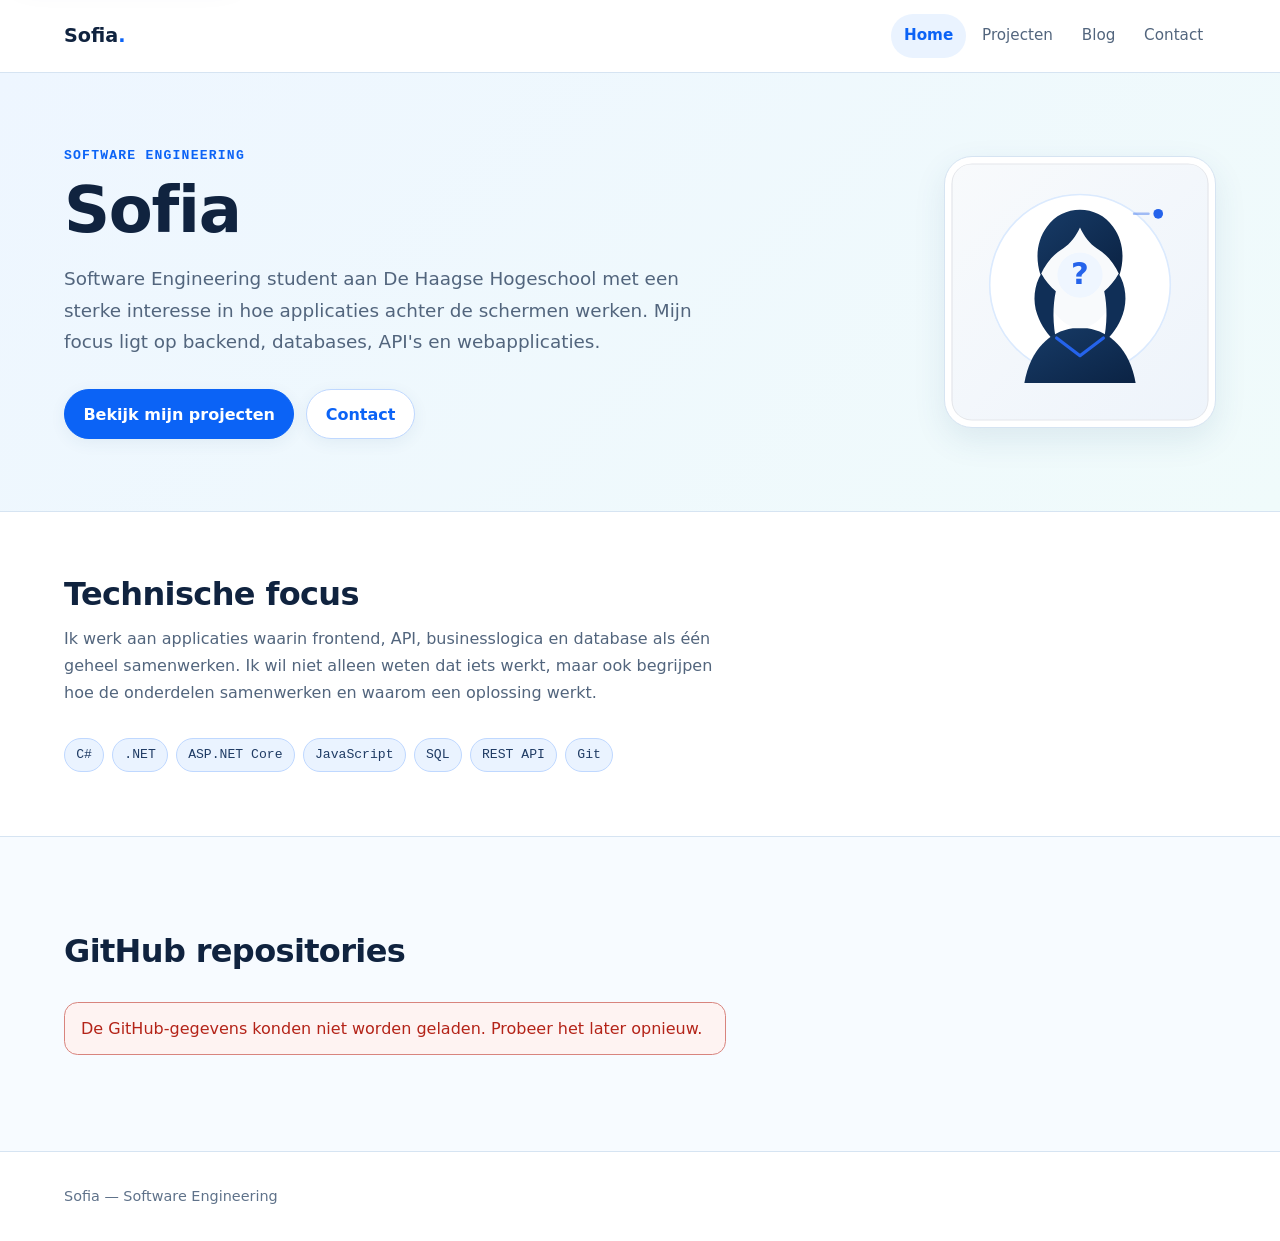
<file: index.html>
<!doctype html>
<html lang="nl">
  <head>
    <meta charset="utf-8" />
    <meta name="viewport" content="width=device-width, initial-scale=1" />

    <title>Sofia — Software Engineering</title>

    <meta
      name="description"
      content="Portfolio van Sofia, Software Engineering student met focus op backend, databases, API's en webapplicaties."
    />

    <link rel="icon" href="assets/images/favicon.svg" type="image/svg+xml" />
    <link rel="stylesheet" href="assets/css/style.css" />

    <script src="assets/js/github.js" defer></script>
  </head>

  <body>
    <a class="skip-link" href="#main-content">Ga naar hoofdinhoud</a>

    <header class="site-header">
      <div class="container site-header__inner">
        <a class="site-logo" href="index.html">
          Sofia<span class="site-logo__dot" aria-hidden="true">.</span>
        </a>

        <nav aria-label="Hoofdnavigatie">
          <ul class="nav-list">
            <li>
              <a href="index.html" aria-current="page">Home</a>
            </li>

            <li>
              <a href="projects.html">Projecten</a>
            </li>

            <li>
              <a href="blog.html">Blog</a>
            </li>

            <li>
              <a href="contact.html">Contact</a>
            </li>
          </ul>
        </nav>
      </div>
    </header>

    <main id="main-content">
      <section class="hero" aria-labelledby="hero-title">
        <div class="container hero__inner">
          <div class="hero__content">
            <p class="eyebrow">Software Engineering</p>

            <h1 id="hero-title">Sofia</h1>

            <p class="hero__lead">
              Software Engineering student aan De Haagse Hogeschool met een
              sterke interesse in hoe applicaties achter de schermen werken.
              Mijn focus ligt op backend, databases, API's en webapplicaties.
            </p>

            <p class="hero__actions">
              <a
                class="hero__action hero__action--primary"
                href="projects.html"
              >
                Bekijk mijn projecten
              </a>

              <a class="hero__action" href="contact.html">Contact</a>
            </p>
          </div>

          <div class="hero__media">
            <img
              class="hero__portrait"
              src="assets/images/profile-placeholder.svg"
              alt=""
              width="320"
              height="320"
            />
          </div>
        </div>
      </section>

      <section class="section section--muted" aria-labelledby="focus-title">
        <div class="container">
          <h2 id="focus-title">Technische focus</h2>

          <p class="section__intro">
            Ik werk aan applicaties waarin frontend, API, businesslogica en
            database als één geheel samenwerken. Ik wil niet alleen weten dat
            iets werkt, maar ook begrijpen hoe de onderdelen samenwerken en
            waarom een oplossing werkt.
          </p>

          <ul class="tag-list" aria-label="Technische vaardigheden">
            <li class="tag">C#</li>
            <li class="tag">.NET</li>
            <li class="tag">ASP.NET Core</li>
            <li class="tag">JavaScript</li>
            <li class="tag">SQL</li>
            <li class="tag">REST API</li>
            <li class="tag">Git</li>
          </ul>
        </div>
      </section>

      <section class="section" aria-labelledby="github-title">
        <div class="container">
          <h2 id="github-title">GitHub repositories</h2>

          <p id="github-status" class="api-status" role="status" hidden></p>

          <ul
            id="github-repositories"
            class="card-grid"
            aria-label="GitHub repositories"
          ></ul>

          <noscript>
            <p class="note">
              JavaScript is nodig om de actuele GitHub-gegevens te laden.
            </p>
          </noscript>
        </div>
      </section>
    </main>

    <footer class="site-footer">
      <div class="container site-footer__inner">
        <p class="site-footer__text">Sofia — Software Engineering</p>
      </div>
    </footer>
  </body>
</html>
</file>
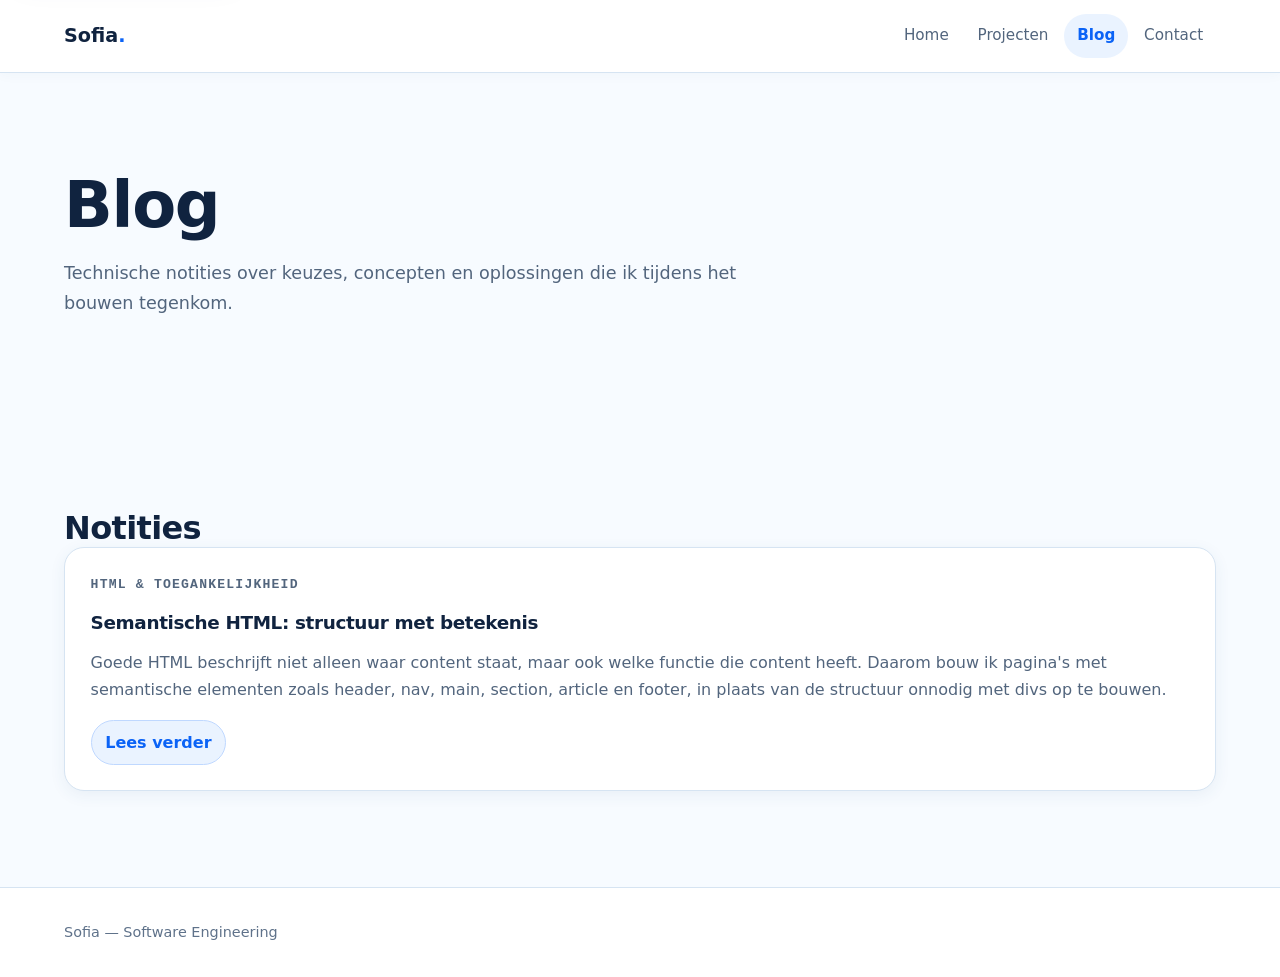
<file: blog.html>
<!doctype html>
<html lang="nl">
  <head>
    <meta charset="utf-8" />
    <meta name="viewport" content="width=device-width, initial-scale=1" />

    <title>Blog | Sofia — Software Engineering</title>

    <meta
      name="description"
      content="Technische notities van Sofia over software engineering, webontwikkeling en keuzes tijdens het bouwen."
    />

    <link rel="icon" href="assets/images/favicon.svg" type="image/svg+xml" />
    <link rel="stylesheet" href="assets/css/style.css" />

    <script src="assets/js/blog.js" defer></script>
  </head>

  <body>
    <a class="skip-link" href="#main-content">Ga naar hoofdinhoud</a>

    <header class="site-header">
      <div class="container site-header__inner">
        <a class="site-logo" href="index.html">
          Sofia<span class="site-logo__dot" aria-hidden="true">.</span>
        </a>

        <nav aria-label="Hoofdnavigatie">
          <ul class="nav-list">
            <li>
              <a href="index.html">Home</a>
            </li>

            <li>
              <a href="projects.html">Projecten</a>
            </li>

            <li>
              <a href="blog.html" aria-current="page">Blog</a>
            </li>

            <li>
              <a href="contact.html">Contact</a>
            </li>
          </ul>
        </nav>
      </div>
    </header>

    <main id="main-content">
      <section class="page-intro" aria-labelledby="blog-title">
        <div class="container">
          <h1 id="blog-title">Blog</h1>

          <p class="lead">
            Technische notities over keuzes, concepten en oplossingen die ik
            tijdens het bouwen tegenkom.
          </p>
        </div>
      </section>

      <section class="section" aria-labelledby="posts-title">
        <div class="container">
          <h2 id="posts-title">Notities</h2>

          <article class="card" aria-labelledby="semantic-html-title">
            <p class="eyebrow">HTML & toegankelijkheid</p>

            <h3 id="semantic-html-title">
              Semantische HTML: structuur met betekenis
            </h3>

            <p>
              Goede HTML beschrijft niet alleen waar content staat, maar ook
              welke functie die content heeft. Daarom bouw ik pagina's met
              semantische elementen zoals header, nav, main, section, article en
              footer, in plaats van de structuur onnodig met divs op te bouwen.
            </p>

            <div id="semantic-html-content" hidden>
              <p>
                In mijn portfolio heeft ieder element bewust een rol. De
                hoofdnavigatie staat in nav, de unieke pagina-inhoud in main en
                een zelfstandige blogpost in article. Daardoor sluit de
                HTML-structuur aan op de betekenis van de content.
              </p>

              <p>
                Dat maakt de code overzichtelijker en geeft browsers en
                ondersteunende technologie meer context over de pagina.
                Semantische HTML is daarom voor mij geen extra afwerking, maar
                onderdeel van een goede basis.
              </p>
            </div>

            <button
              class="blog-toggle"
              type="button"
              aria-expanded="false"
              aria-controls="semantic-html-content"
            >
              Lees verder
            </button>
          </article>
        </div>
      </section>
    </main>

    <footer class="site-footer">
      <div class="container site-footer__inner">
        <p class="site-footer__text">Sofia — Software Engineering</p>
      </div>
    </footer>
  </body>
</html>
</file>
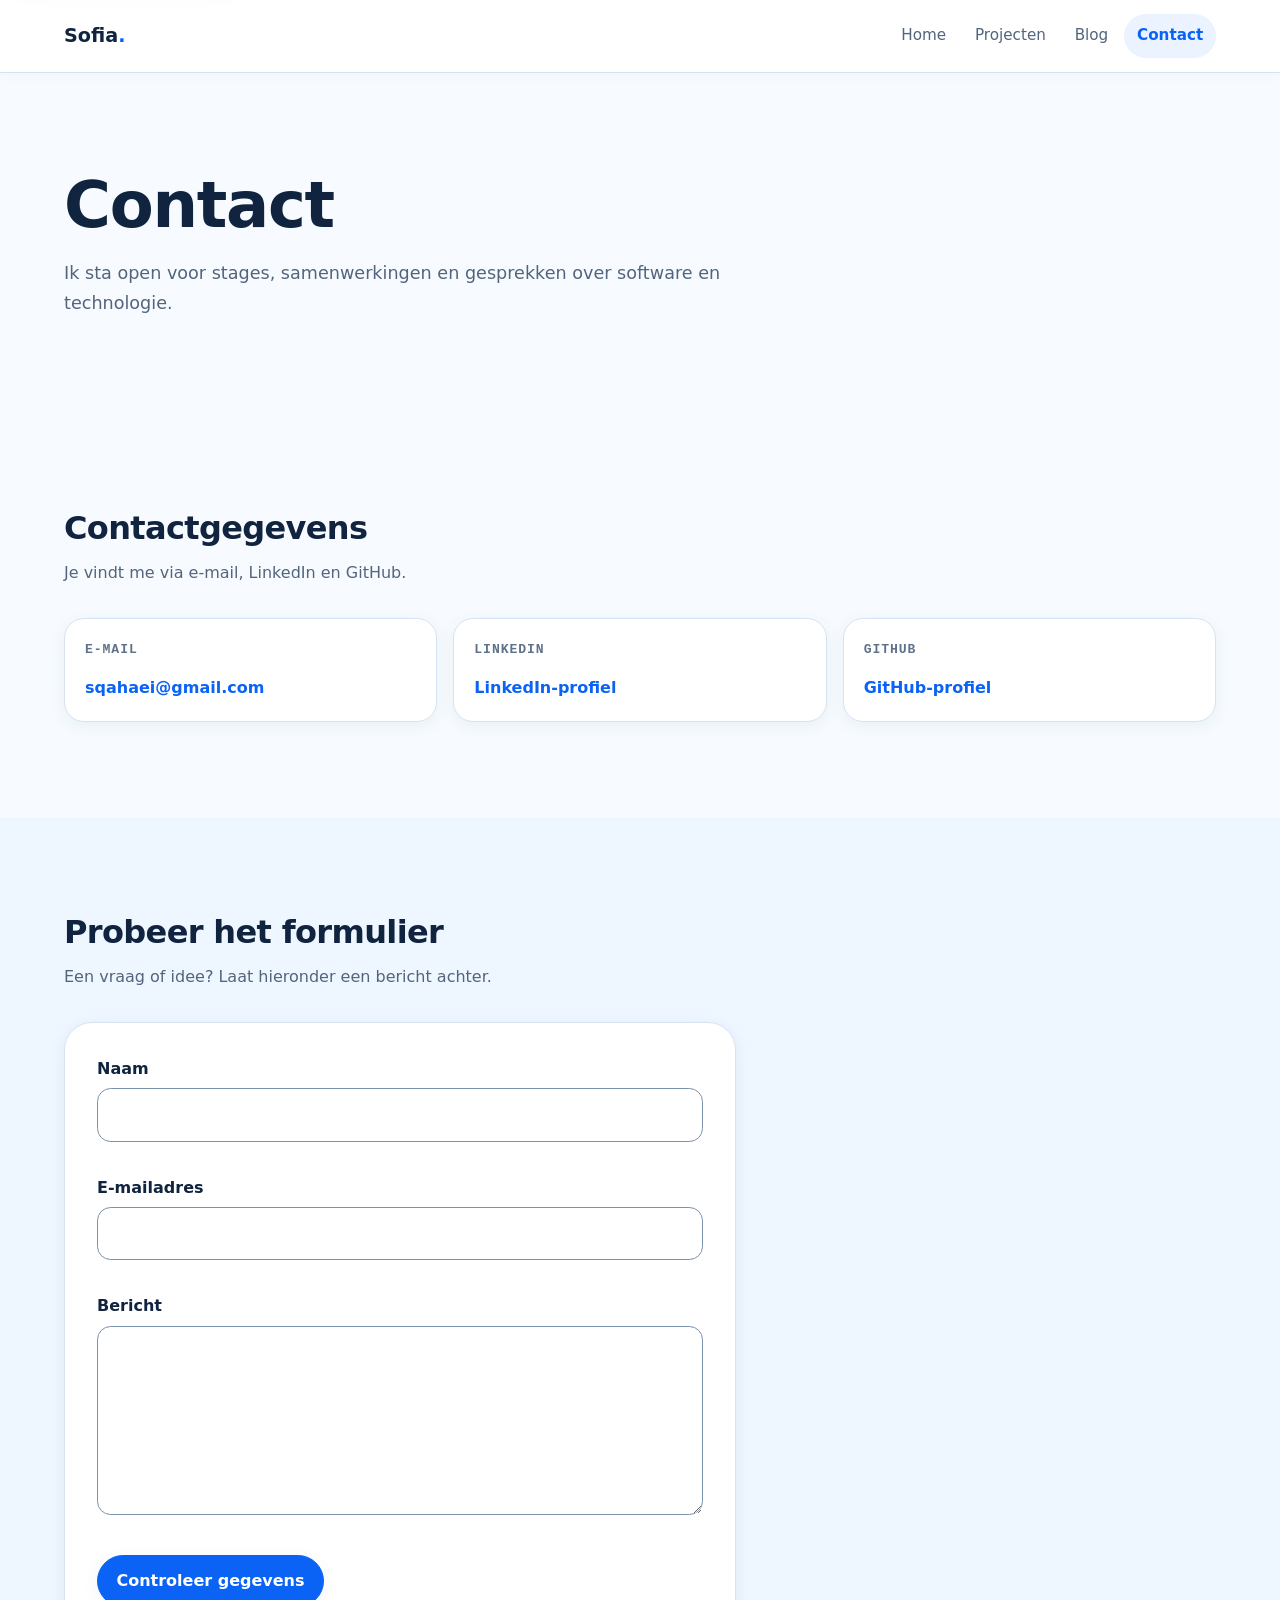
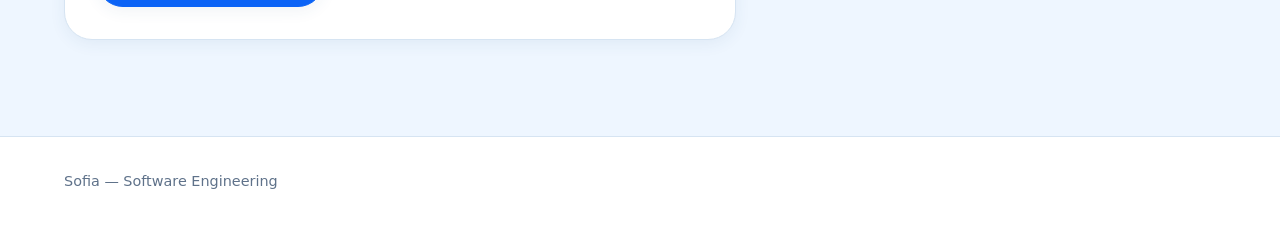
<file: contact.html>
<!doctype html>
<html lang="nl">
  <head>
    <meta charset="utf-8" />
    <meta name="viewport" content="width=device-width, initial-scale=1" />

    <title>Contact | Sofia — Software Engineering</title>

    <meta
      name="description"
      content="Contact met Sofia via e-mail, LinkedIn of GitHub voor softwareprojecten, stages en technische mogelijkheden."
    />

    <link rel="icon" href="assets/images/favicon.svg" type="image/svg+xml" />
    <link rel="stylesheet" href="assets/css/style.css" />

    <script src="assets/js/contact.js" defer></script>
  </head>

  <body>
    <a class="skip-link" href="#main-content">Ga naar hoofdinhoud</a>

    <header class="site-header">
      <div class="container site-header__inner">
        <a class="site-logo" href="index.html">
          Sofia<span class="site-logo__dot" aria-hidden="true">.</span>
        </a>

        <nav aria-label="Hoofdnavigatie">
          <ul class="nav-list">
            <li>
              <a href="index.html">Home</a>
            </li>

            <li>
              <a href="projects.html">Projecten</a>
            </li>

            <li>
              <a href="blog.html">Blog</a>
            </li>

            <li>
              <a href="contact.html" aria-current="page">Contact</a>
            </li>
          </ul>
        </nav>
      </div>
    </header>

    <main id="main-content">
      <section class="page-intro" aria-labelledby="contact-title">
        <div class="container">
          <h1 id="contact-title">Contact</h1>

          <p class="lead">
            Ik sta open voor stages, samenwerkingen en gesprekken over software
            en technologie.
          </p>
        </div>
      </section>

      <section class="section" aria-labelledby="contact-details-title">
        <div class="container">
          <h2 id="contact-details-title">Contactgegevens</h2>

          <p class="section__intro">
            Je vindt me via e-mail, LinkedIn en GitHub.
          </p>

          <dl class="contact-list">
            <div class="contact-list__item">
              <dt>E-mail</dt>

              <dd>
                <a href="mailto:sqahaei@gmail.com">sqahaei@gmail.com</a>
              </dd>
            </div>

            <div class="contact-list__item">
              <dt>LinkedIn</dt>

              <dd>
                <a
                  href="https://www.linkedin.com/in/shahrzad-nezamabadi-94b477238"
                >
                  LinkedIn-profiel
                </a>
              </dd>
            </div>

            <div class="contact-list__item">
              <dt>GitHub</dt>

              <dd>
                <a href="https://github.com/Sofia-bit-2025">GitHub-profiel</a>
              </dd>
            </div>
          </dl>
        </div>
      </section>

      <section
        class="section section--muted"
        aria-labelledby="contact-form-title"
      >
        <div class="container">
          <h2 id="contact-form-title">Probeer het formulier</h2>

          <p id="contact-form-description" class="section__intro">
            Een vraag of idee? Laat hieronder een bericht achter.
          </p>

          <form
            id="contact-form"
            class="form"
            aria-describedby="contact-form-description"
            novalidate
          >
            <div class="form__field">
              <label class="form__label" for="contact-name">Naam</label>

              <input
                class="form__input"
                id="contact-name"
                name="name"
                type="text"
                autocomplete="name"
                required
                minlength="2"
                aria-describedby="contact-name-error"
                aria-invalid="false"
              />

              <p id="contact-name-error" class="form__error" role="alert"></p>
            </div>

            <div class="form__field">
              <label class="form__label" for="contact-email">
                E-mailadres
              </label>

              <input
                class="form__input"
                id="contact-email"
                name="email"
                type="email"
                autocomplete="email"
                required
                aria-describedby="contact-email-error"
                aria-invalid="false"
              />

              <p id="contact-email-error" class="form__error" role="alert"></p>
            </div>

            <div class="form__field">
              <label class="form__label" for="contact-message">Bericht</label>

              <textarea
                class="form__input"
                id="contact-message"
                name="message"
                rows="6"
                required
                minlength="10"
                aria-describedby="contact-message-error"
                aria-invalid="false"
              ></textarea>

              <p
                id="contact-message-error"
                class="form__error"
                role="alert"
              ></p>
            </div>

            <button class="form__button" type="submit">
              Controleer gegevens
            </button>

            <p id="form-status" class="form__status" role="status"></p>
          </form>

          <noscript>
            <p class="note">
              JavaScript is nodig voor de formuliercontrole. Je kunt ook
              rechtstreeks contact opnemen via e-mail.
            </p>
          </noscript>
        </div>
      </section>
    </main>

    <footer class="site-footer">
      <div class="container site-footer__inner">
        <p class="site-footer__text">Sofia — Software Engineering</p>
      </div>
    </footer>
  </body>
</html>
</file>
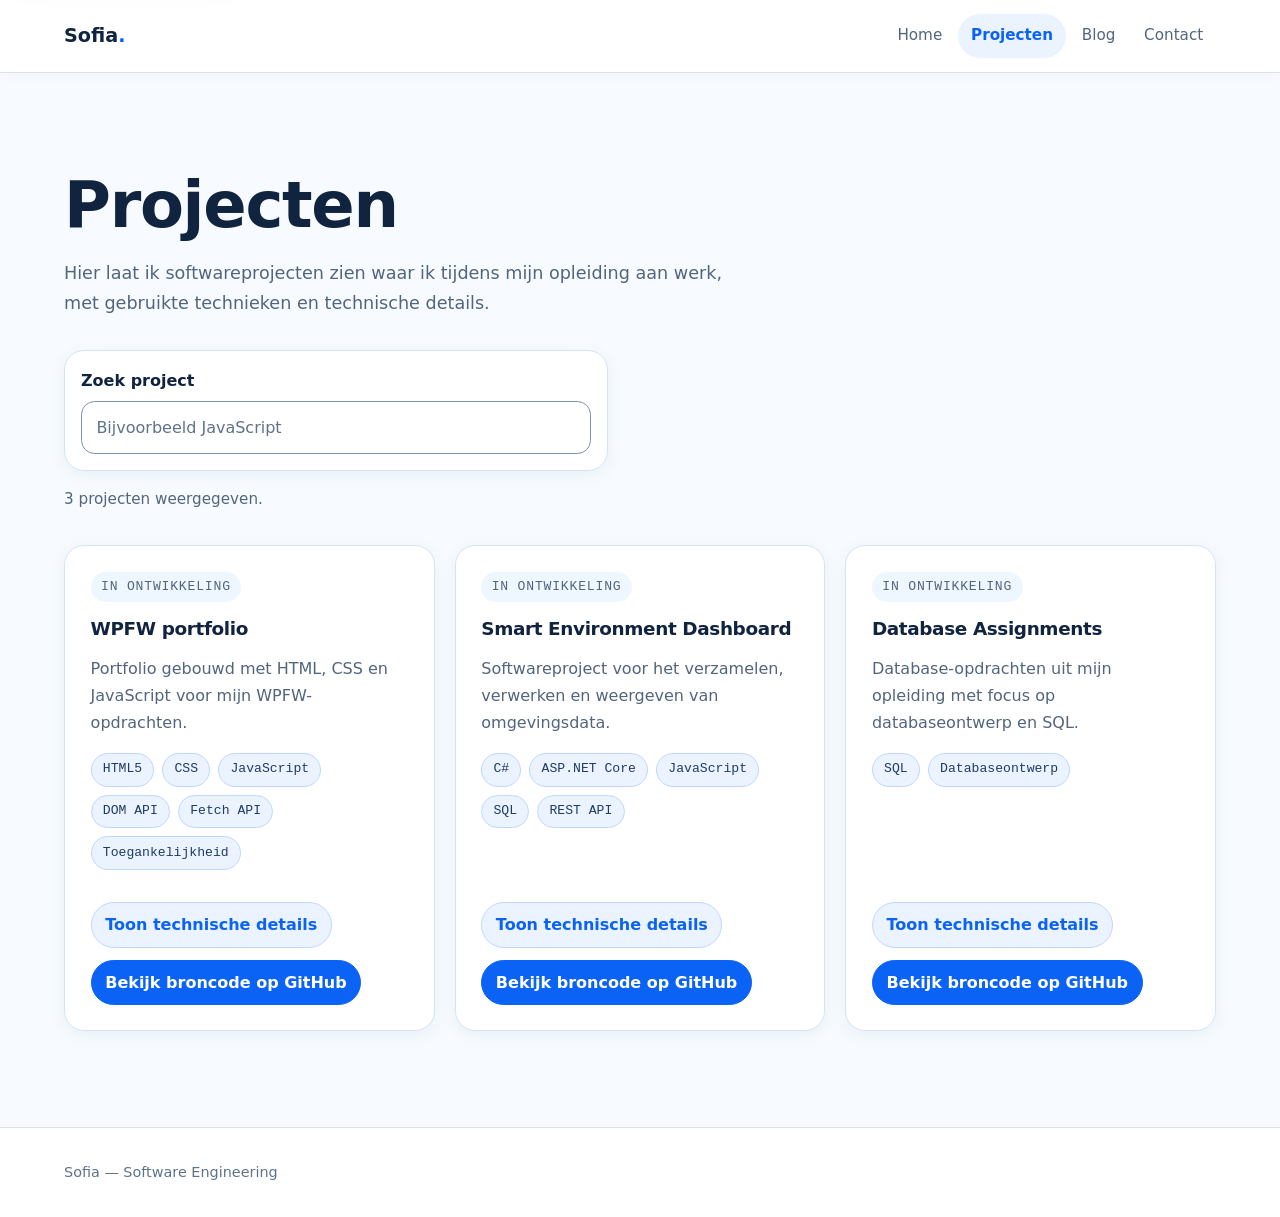
<file: projects.html>
<!doctype html>
<html lang="nl">
  <head>
    <meta charset="utf-8" />
    <meta name="viewport" content="width=device-width, initial-scale=1" />

    <title>Projecten | Sofia — Software Engineering</title>

    <meta
      name="description"
      content="Softwareprojecten van Sofia met gebruikte technieken en technische details."
    />

    <link rel="icon" href="assets/images/favicon.svg" type="image/svg+xml" />
    <link rel="stylesheet" href="assets/css/style.css" />

    <script src="assets/js/projects.js" defer></script>
  </head>

  <body>
    <a class="skip-link" href="#main-content">Ga naar hoofdinhoud</a>

    <header class="site-header">
      <div class="container site-header__inner">
        <a class="site-logo" href="index.html">
          Sofia<span class="site-logo__dot" aria-hidden="true">.</span>
        </a>

        <nav aria-label="Hoofdnavigatie">
          <ul class="nav-list">
            <li>
              <a href="index.html">Home</a>
            </li>

            <li>
              <a href="projects.html" aria-current="page">Projecten</a>
            </li>

            <li>
              <a href="blog.html">Blog</a>
            </li>

            <li>
              <a href="contact.html">Contact</a>
            </li>
          </ul>
        </nav>
      </div>
    </header>

    <main id="main-content">
      <section class="section projects-page" aria-labelledby="projects-title">
        <div class="container">
          <header class="projects-page__header">
            <h1 id="projects-title">Projecten</h1>

            <p class="lead">
              Hier laat ik softwareprojecten zien waar ik tijdens mijn opleiding
              aan werk, met gebruikte technieken en technische details.
            </p>
          </header>

          <div class="projects-controls">
            <div class="projects-search">
              <label for="project-search">Zoek project</label>

              <input
                class="form__input"
                type="search"
                id="project-search"
                placeholder="Bijvoorbeeld JavaScript"
                autocomplete="off"
                aria-controls="projects-list"
              />
            </div>
          </div>

          <p
            id="projects-status"
            class="note projects-status"
            role="status"
          ></p>

          <ul
            id="projects-list"
            class="card-grid"
            aria-label="Softwareprojecten"
          ></ul>

          <noscript>
            <p class="note">JavaScript is nodig om de projecten te tonen.</p>
          </noscript>
        </div>
      </section>
    </main>

    <footer class="site-footer">
      <div class="container site-footer__inner">
        <p class="site-footer__text">Sofia — Software Engineering</p>
      </div>
    </footer>
  </body>
</html>
</file>
<file: assets/css/style.css>
/* =========================================================
   RESET
   ========================================================= */

*,
*::before,
*::after {
  box-sizing: border-box;
}

html {
  scroll-behavior: smooth;
  -webkit-text-size-adjust: 100%;
}

body,
h1,
h2,
h3,
h4,
p,
ul,
ol,
dl,
dd {
  margin: 0;
}

ul,
ol {
  padding: 0;
  list-style: none;
}

img,
svg {
  display: block;
  max-width: 100%;
  height: auto;
}

button,
input,
textarea {
  font: inherit;
  color: inherit;
}

/* =========================================================
   DESIGN TOKENS
   ========================================================= */

:root {
  /* Achtergronden */
  --color-bg: #f7fbff;
  --color-surface: #eef6ff;
  --color-card: #ffffff;

  /* Tekst */
  --color-text: #10233f;
  --color-text-soft: #52657d;
  --color-text-light: #5f728a;

  /* Borders */
  --color-border: #d6e4f2;
  --color-border-strong: #91a8c0;
  --color-control-border: #7b91aa;
  --color-control-border-hover: #647b95;

  /* Accent */
  --color-accent: #0b63f6;
  --color-accent-hover: #1e40af;
  --color-accent-soft: #eaf3ff;
  --color-accent-border: #bfd8ff;

  /* Feedback */
  --color-error: #b42318;
  --color-error-surface: #fef3f2;

  --color-success: #18794e;
  --color-success-surface: #ecfdf3;

  /* Fonts */
  --font-body:
    system-ui, -apple-system, BlinkMacSystemFont, "Segoe UI", sans-serif;

  --font-mono: ui-monospace, SFMono-Regular, Menlo, Monaco, Consolas, monospace;

  /* Layout */
  --container-width: 72rem;
  --text-width: 65ch;

  /* Spacing */
  --space-xs: 0.4rem;
  --space-sm: 0.75rem;
  --space-md: 1rem;
  --space-lg: 2rem;
  --space-xl: 4rem;
  --space-2xl: 6rem;

  /* Radius */
  --radius-md: 0.85rem;
  --radius-lg: 1.25rem;
  --radius-xl: 1.75rem;
  --radius-pill: 999px;

  /* Shadows */
  --shadow-sm: 0 0.25rem 1rem rgba(39, 84, 130, 0.07);

  --shadow-md: 0 0.75rem 2rem rgba(39, 84, 130, 0.1);

  /* Controls */
  --control-min-height: 2.75rem;
}

/* =========================================================
   GLOBAL
   ========================================================= */

body {
  min-height: 100vh;

  display: flex;
  flex-direction: column;

  background: var(--color-bg);
  color: var(--color-text);

  font-family: var(--font-body);
  font-size: 1rem;
  line-height: 1.7;
}

main {
  flex: 1;
}

.container {
  width: min(calc(100% - 2rem), var(--container-width));

  margin-inline: auto;
}

/* =========================================================
   TYPOGRAPHY
   ========================================================= */

h1,
h2,
h3,
h4 {
  color: var(--color-text);

  line-height: 1.15;
  letter-spacing: -0.02em;
}

h1 {
  font-size: clamp(2.4rem, 7vw, 4rem);

  font-weight: 700;
}

h2 {
  font-size: clamp(1.6rem, 4vw, 2rem);

  font-weight: 700;
}

h3 {
  font-size: 1.15rem;
  font-weight: 600;
}

h4 {
  font-size: 1rem;
  font-weight: 600;
}

a {
  color: var(--color-accent);

  text-decoration-color: var(--color-accent-border);
  text-decoration-thickness: 1px;
  text-underline-offset: 0.2em;
}

a:hover {
  color: var(--color-accent-hover);
  text-decoration-color: var(--color-accent-hover);
}

.lead {
  max-width: var(--text-width);

  color: var(--color-text-soft);

  font-size: 1.1rem;
}

.eyebrow {
  color: var(--color-accent);

  font-family: var(--font-mono);
  font-size: 0.82rem;
  font-weight: 600;

  text-transform: uppercase;
  letter-spacing: 0.09em;
}

.note {
  max-width: var(--text-width);

  color: var(--color-text-soft);

  font-size: 0.95rem;
}

.note:not(:empty) {
  margin-top: var(--space-md);
}

/* =========================================================
   SECTIONS
   ========================================================= */

.section {
  padding-block: var(--space-xl);
}

.section--muted {
  background: var(--color-surface);
}

.section__intro {
  max-width: var(--text-width);

  margin-top: var(--space-sm);

  color: var(--color-text-soft);
}

/* =========================================================
   HEADER / NAVIGATION
   ========================================================= */

.site-header {
  border-bottom: 1px solid var(--color-border);

  background: rgba(255, 255, 255, 0.95);

  box-shadow: 0 0.15rem 0.8rem rgba(39, 84, 130, 0.04);
}

.site-header__inner {
  min-height: 4.5rem;

  display: flex;
  flex-direction: column;
  align-items: center;
  justify-content: center;

  gap: var(--space-sm);

  padding-block: var(--space-md);
}

.site-logo {
  min-height: var(--control-min-height);

  display: inline-flex;
  align-items: center;

  color: var(--color-text);

  font-size: 1.2rem;
  font-weight: 700;

  text-decoration: none;
}

.site-logo:hover {
  color: var(--color-text);
}

.site-logo__dot {
  color: var(--color-accent);
}

.nav-list {
  display: flex;
  flex-wrap: wrap;
  align-items: center;
  justify-content: center;

  gap: 0.25rem;
}

.nav-list a {
  min-height: var(--control-min-height);

  display: inline-flex;
  align-items: center;

  padding-inline: 0.8rem;

  border-radius: var(--radius-pill);

  color: var(--color-text-soft);

  font-size: 0.95rem;
  font-weight: 500;

  text-decoration: none;

  transition:
    background-color 160ms ease,
    color 160ms ease;
}

.nav-list a:hover {
  background: var(--color-accent-soft);
  color: var(--color-accent-hover);
}

.nav-list a[aria-current="page"] {
  background: var(--color-accent-soft);
  color: var(--color-accent);

  font-weight: 600;
}

/* =========================================================
   HERO
   ========================================================= */

.hero {
  padding-block: var(--space-xl);

  background: linear-gradient(135deg, #eef6ff 0%, #f0fbfb 100%);
}

.hero__inner {
  display: flex;
  flex-direction: column;

  gap: var(--space-xl);
}

.hero__content {
  max-width: var(--text-width);
}

.hero__content h1 {
  margin-top: var(--space-xs);
}

.hero__lead {
  max-width: 55ch;

  margin-top: var(--space-md);

  color: var(--color-text-soft);

  font-size: 1.15rem;
}

.hero__actions {
  display: flex;
  flex-wrap: wrap;

  gap: var(--space-sm);

  margin-top: var(--space-lg);
}

.hero__action {
  min-height: var(--control-min-height);

  display: inline-flex;
  align-items: center;
  justify-content: center;

  padding: 0.65rem 1.15rem;

  border: 1px solid var(--color-accent-border);
  border-radius: var(--radius-pill);

  background: var(--color-card);
  color: var(--color-accent);

  box-shadow: var(--shadow-sm);

  font-weight: 600;

  text-decoration: none;

  transition:
    transform 160ms ease,
    border-color 160ms ease,
    background-color 160ms ease,
    color 160ms ease,
    box-shadow 160ms ease;
}

.hero__action:hover {
  border-color: var(--color-accent);

  background: var(--color-accent-soft);
  color: var(--color-accent-hover);

  box-shadow: var(--shadow-md);

  transform: translateY(-1px);
}

.hero__action--primary {
  border-color: var(--color-accent);

  background: var(--color-accent);
  color: #ffffff;
}

.hero__action--primary:hover {
  border-color: var(--color-accent-hover);

  background: var(--color-accent-hover);
  color: #ffffff;
}

.hero__media {
  flex-shrink: 0;
}

.hero__portrait {
  width: min(100%, 16rem);

  padding: 0.4rem;

  border: 1px solid var(--color-border);
  border-radius: var(--radius-xl);

  background: var(--color-card);

  box-shadow: var(--shadow-md);
}

/* =========================================================
   HOME TECHNICAL FOCUS

   Alleen section--muted direct na de hero krijgt deze
   styling. Hierdoor blijft bijvoorbeeld de muted sectie
   op contact.html onafhankelijk.
   ========================================================= */

.hero + .section--muted {
  background: var(--color-card);

  border-top: 1px solid var(--color-border);
  border-bottom: 1px solid var(--color-border);
}

.hero + .section.section--muted {
  padding-block: var(--space-xl);
}

/* =========================================================
   PAGE INTRO
   ========================================================= */

.page-intro {
  padding-block: var(--space-xl);
}

.page-intro .lead {
  margin-top: var(--space-md);
}

/* =========================================================
   TAGS
   ========================================================= */

.tag-list {
  display: flex;
  flex-wrap: wrap;

  gap: 0.5rem;

  margin-top: var(--space-lg);
}

.tag {
  padding: 0.3rem 0.7rem;

  border: 1px solid var(--color-accent-border);
  border-radius: var(--radius-pill);

  background: var(--color-accent-soft);
  color: #1f3b64;

  font-family: var(--font-mono);
  font-size: 0.82rem;
  font-weight: 500;
}

/* =========================================================
   CARDS
   ========================================================= */

.card-grid {
  display: grid;

  grid-template-columns: repeat(auto-fit, minmax(min(100%, 20rem), 1fr));

  gap: 1.25rem;

  margin-top: var(--space-lg);
}

.card-grid:empty {
  display: none;
}

.card-grid > li {
  min-width: 0;

  display: flex;
}

.card-grid > li > .card {
  width: 100%;
  height: 100%;
}

.card {
  min-width: 0;

  display: flex;
  flex-direction: column;

  padding: 1.6rem;

  border: 1px solid var(--color-border);
  border-radius: var(--radius-lg);

  background: var(--color-card);

  box-shadow: var(--shadow-sm);

  overflow-wrap: anywhere;

  transition:
    border-color 160ms ease,
    box-shadow 160ms ease;
}

.card:hover {
  border-color: var(--color-border-strong);

  box-shadow: var(--shadow-md);
}

.card > * + * {
  margin-top: var(--space-md);
}

.card p:not(.status) {
  color: var(--color-text-soft);
}

.card h3 a {
  color: var(--color-text);

  text-decoration: none;
}

.card h3 a:hover {
  color: var(--color-accent);
}

.card .tag-list {
  margin-top: var(--space-md);
}

/* =========================================================
   CARD ACTION AREA

   Technische details + GitHub-link zitten samen in deze
   container. margin-top:auto duwt de complete actiezone
   naar de onderkant van iedere projectkaart.
   ========================================================= */

.card__actions {
  margin-top: auto;
  padding-top: var(--space-lg);

  display: flex;
  flex-direction: column;
  align-items: flex-start;

  gap: var(--space-sm);
}

.card__actions > div {
  width: 100%;
}

/* =========================================================
   CARD ACTIONS
   ========================================================= */

.card__link,
.blog-toggle {
  width: fit-content;
  min-height: var(--control-min-height);

  display: inline-flex;
  align-items: center;
  justify-content: center;

  padding: 0.5rem 0.85rem;

  border: 1px solid var(--color-accent-border);
  border-radius: var(--radius-pill);

  background: var(--color-accent-soft);
  color: var(--color-accent);

  font-weight: 600;

  text-decoration: none;

  cursor: pointer;

  transition:
    transform 160ms ease,
    background-color 160ms ease,
    border-color 160ms ease,
    color 160ms ease;
}

.card__link:hover,
.blog-toggle:hover {
  border-color: var(--color-accent);

  background: #dceaff;
  color: var(--color-accent-hover);

  transform: translateY(-1px);
}

.card__link--primary {
  border-color: var(--color-accent);

  background: var(--color-accent);
  color: #ffffff;
}

.card__link--primary:hover {
  border-color: var(--color-accent-hover);

  background: var(--color-accent-hover);
  color: #ffffff;
}

/* =========================================================
   PROJECT DETAILS
   ========================================================= */

.project-details {
  margin-top: var(--space-sm);

  padding: var(--space-md);

  border: 1px solid var(--color-border);
  border-radius: var(--radius-md);

  background: var(--color-surface);
}

.project-details h4 {
  color: var(--color-text);
}

.project-details ul {
  margin-top: var(--space-sm);

  padding-inline-start: 1.25rem;

  list-style: disc;
}

.project-details li {
  color: var(--color-text-soft);
}

.project-details li + li {
  margin-top: var(--space-xs);
}

.status {
  width: fit-content;

  display: inline-flex;
  align-items: center;

  padding: 0.25rem 0.65rem;

  border-radius: var(--radius-pill);

  background: var(--color-surface);
  color: var(--color-text-soft);

  font-family: var(--font-mono);
  font-size: 0.82rem;
  font-weight: 500;

  text-transform: uppercase;
  letter-spacing: 0.06em;
}

/* =========================================================
   PROJECTS PAGE
   ========================================================= */

.projects-page__header {
  max-width: var(--text-width);
}

.projects-page__header .lead {
  margin-top: var(--space-md);
}

.projects-controls {
  max-width: 34rem;

  margin-top: var(--space-lg);
}

.projects-search {
  width: 100%;

  display: flex;
  flex-direction: column;

  gap: var(--space-xs);

  padding: var(--space-md);

  border: 1px solid var(--color-border);
  border-radius: var(--radius-lg);

  background: var(--color-card);

  box-shadow: var(--shadow-sm);
}

.projects-search label {
  color: var(--color-text);

  font-weight: 600;
}

.projects-status {
  margin-top: var(--space-md);
}

/* =========================================================
   CONTACT LIST
   ========================================================= */

.contact-list {
  display: grid;

  grid-template-columns: repeat(auto-fit, minmax(min(100%, 13rem), 1fr));

  gap: var(--space-md);

  margin-top: var(--space-lg);
}

.contact-list__item {
  min-width: 0;

  padding: 1.25rem;

  border: 1px solid var(--color-border);
  border-radius: var(--radius-lg);

  background: var(--color-card);

  box-shadow: var(--shadow-sm);
}

.contact-list dt {
  color: var(--color-text-light);

  font-family: var(--font-mono);
  font-size: 0.82rem;
  font-weight: 600;

  text-transform: uppercase;
  letter-spacing: 0.07em;
}

.contact-list dd {
  min-width: 0;

  margin-top: var(--space-sm);

  overflow-wrap: anywhere;
}

.contact-list a {
  color: var(--color-accent);

  font-weight: 600;

  text-decoration: none;
}

.contact-list a:hover {
  color: var(--color-accent-hover);

  text-decoration: underline;
}

/* =========================================================
   FORM
   ========================================================= */

.form {
  max-width: 42rem;

  margin-top: var(--space-lg);

  padding: clamp(1.25rem, 4vw, 2rem);

  border: 1px solid var(--color-border);
  border-radius: var(--radius-xl);

  background: var(--color-card);

  box-shadow: var(--shadow-sm);
}

.form__field + .form__field {
  margin-top: var(--space-lg);
}

.form__label {
  display: block;

  margin-bottom: var(--space-xs);

  color: var(--color-text);

  font-weight: 600;
}

.form__input {
  width: 100%;
  min-height: 3rem;

  padding: 0.75rem 0.9rem;

  border: 1px solid var(--color-control-border);
  border-radius: var(--radius-md);

  background: var(--color-card);
  color: var(--color-text);

  transition:
    border-color 160ms ease,
    box-shadow 160ms ease,
    background-color 160ms ease;
}

.form__input:hover {
  border-color: var(--color-control-border-hover);
}

.form__input:focus-visible {
  border-color: var(--color-accent);

  background: var(--color-card);

  box-shadow: 0 0 0 0.2rem rgba(11, 99, 246, 0.1);
}

.form__input::placeholder {
  color: var(--color-text-light);

  opacity: 1;
}

textarea.form__input {
  min-height: 9rem;

  resize: vertical;
}

.form__input[aria-invalid="true"] {
  border-color: var(--color-error);

  background: var(--color-error-surface);
}

.form__error {
  color: var(--color-error);

  font-size: 0.9rem;
  font-weight: 500;
}

.form__error:not(:empty) {
  margin-top: var(--space-xs);
}

.form__button {
  min-height: var(--control-min-height);

  margin-top: var(--space-lg);

  padding: 0.7rem 1.15rem;

  border: 1px solid var(--color-accent);
  border-radius: var(--radius-pill);

  background: var(--color-accent);
  color: #ffffff;

  box-shadow: var(--shadow-sm);

  font-weight: 600;

  cursor: pointer;

  transition:
    transform 160ms ease,
    background-color 160ms ease,
    border-color 160ms ease,
    box-shadow 160ms ease;
}

.form__button:hover {
  border-color: var(--color-accent-hover);

  background: var(--color-accent-hover);
  color: #ffffff;

  box-shadow: var(--shadow-md);

  transform: translateY(-1px);
}

/* =========================================================
   FORM STATUS
   ========================================================= */

.form__status {
  max-width: var(--text-width);
}

.form__status:not(:empty) {
  margin-top: var(--space-md);

  padding: var(--space-sm) var(--space-md);

  border-radius: var(--radius-md);

  font-weight: 600;
}

.form__status--success {
  border-inline-start: 3px solid var(--color-success);

  background: var(--color-success-surface);
  color: var(--color-success);
}

.form__status--error {
  border-inline-start: 3px solid var(--color-error);

  background: var(--color-error-surface);
  color: var(--color-error);
}

/* =========================================================
   API STATUS
   ========================================================= */

.api-status {
  max-width: var(--text-width);

  margin-top: var(--space-lg);

  padding: var(--space-sm) var(--space-md);

  border: 1px solid var(--color-border);
  border-radius: var(--radius-md);

  background: var(--color-card);
  color: var(--color-text-soft);
}

.api-status--error {
  border-color: #d8847e;

  background: var(--color-error-surface);
  color: var(--color-error);
}

/* =========================================================
   FOOTER
   ========================================================= */

.site-footer {
  margin-top: auto;

  border-top: 1px solid var(--color-border);

  background: var(--color-card);
}

.site-footer__inner {
  min-height: 5rem;

  display: flex;
  align-items: center;
  justify-content: center;

  padding-block: var(--space-lg);
}

.site-footer__text {
  color: var(--color-text-light);

  font-size: 0.9rem;
}

/* =========================================================
   ACCESSIBILITY
   ========================================================= */

.skip-link {
  position: fixed;

  top: 1rem;
  left: 1rem;

  z-index: 1000;

  padding: 0.65rem 1rem;

  border-radius: var(--radius-md);

  background: var(--color-text);
  color: #ffffff;

  box-shadow: var(--shadow-md);

  font-weight: 600;

  text-decoration: none;

  transform: translateY(-200%);
}

.skip-link:focus {
  transform: translateY(0);
}

:focus-visible {
  outline: 3px solid var(--color-accent);
  outline-offset: 3px;
}

/* =========================================================
   DESKTOP
   ========================================================= */

@media (min-width: 48em) {
  .site-header__inner {
    flex-direction: row;
    justify-content: space-between;

    padding-block: 0;
  }

  .nav-list {
    justify-content: flex-end;

    gap: 0.2rem;
  }

  .nav-list a {
    margin-block: 0.75rem;
  }

  .hero {
    padding-block: 4.5rem;
  }

  .hero__inner {
    flex-direction: row;
    align-items: center;
    justify-content: space-between;

    gap: var(--space-xl);
  }

  .hero__content {
    flex: 1;
  }

  .hero__portrait {
    width: 17rem;
  }

  .page-intro,
  .section {
    padding-block: var(--space-2xl);
  }

  /*
   * De technische focus op home blijft bewust compacter.
   * Door de hogere specificiteit overschrijft dit de
   * algemene .section-regel hierboven.
   */
  .hero + .section.section--muted {
    padding-block: var(--space-xl);
  }

  .site-footer__inner {
    justify-content: flex-start;
  }
}

/* =========================================================
   REDUCED MOTION
   ========================================================= */

@media (prefers-reduced-motion: reduce) {
  html {
    scroll-behavior: auto;
  }

  *,
  *::before,
  *::after {
    scroll-behavior: auto !important;
    transition: none !important;
    animation: none !important;
  }
}
</file>
